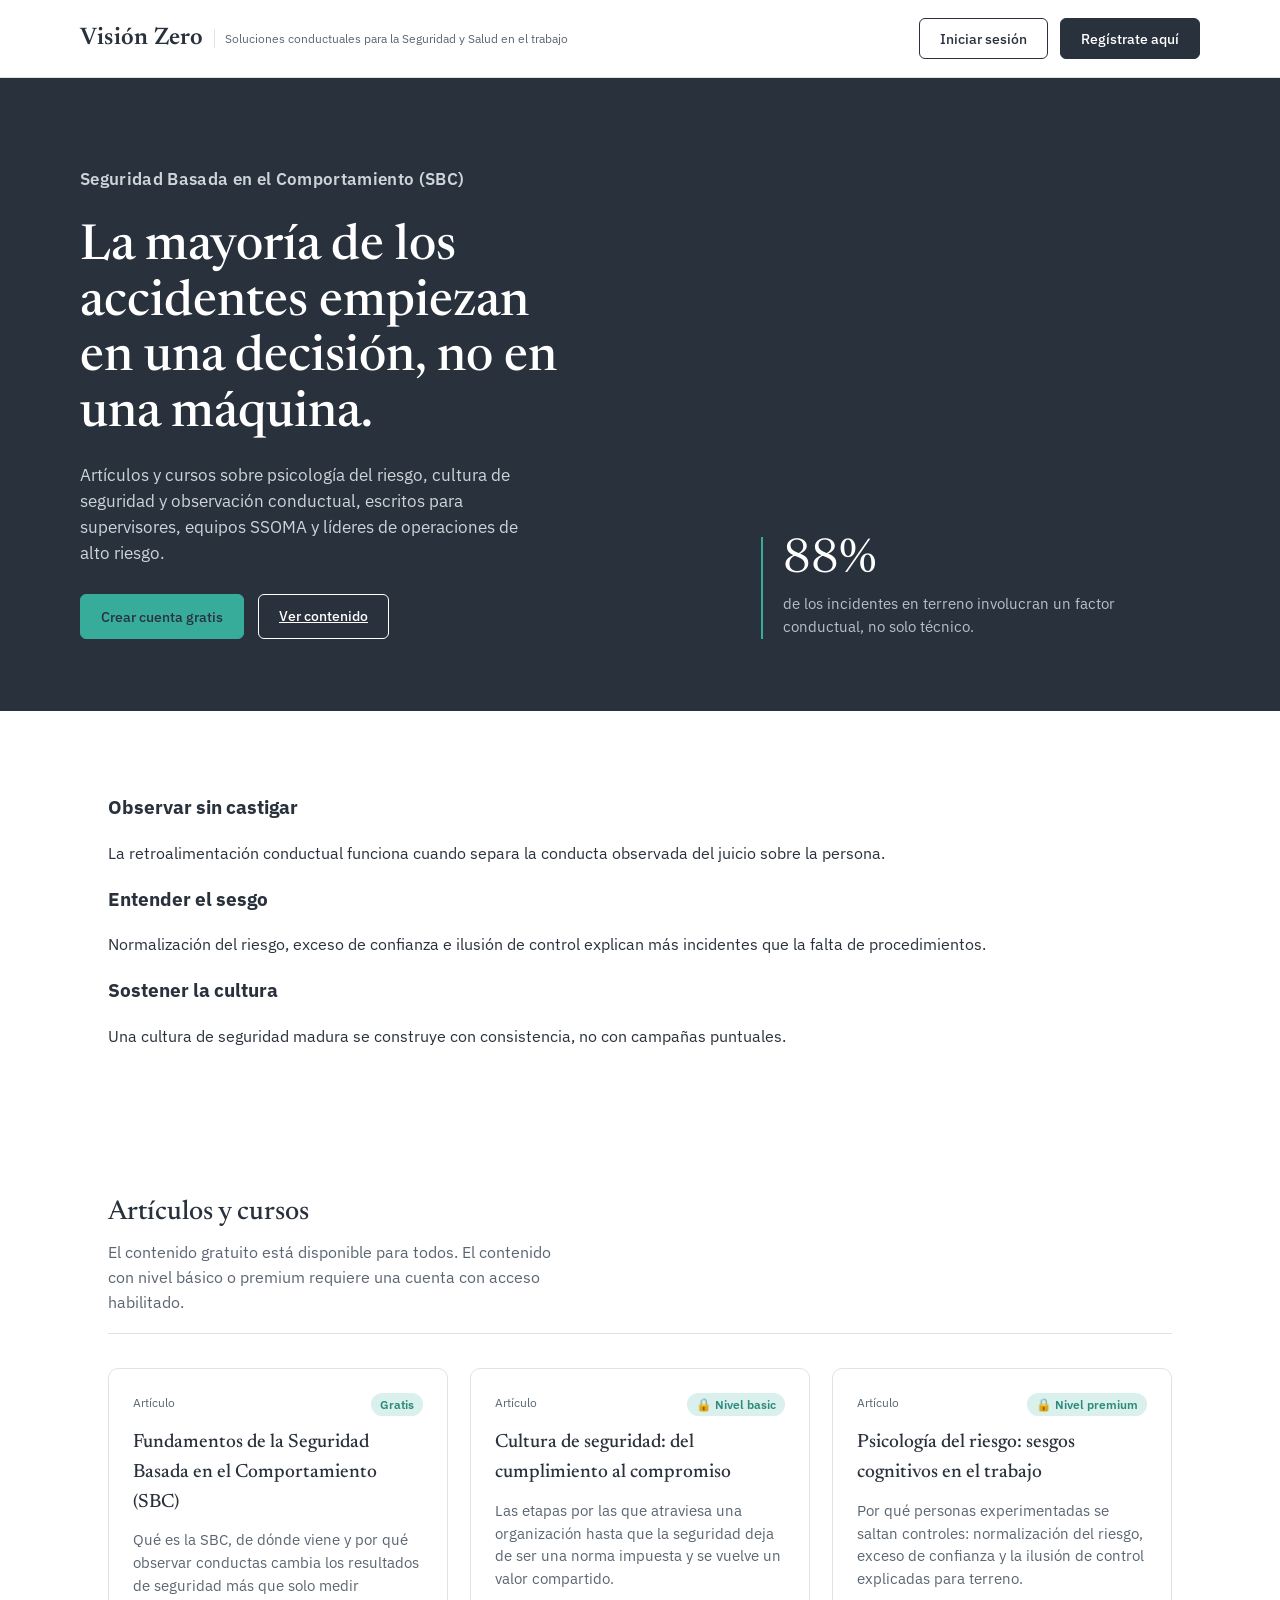
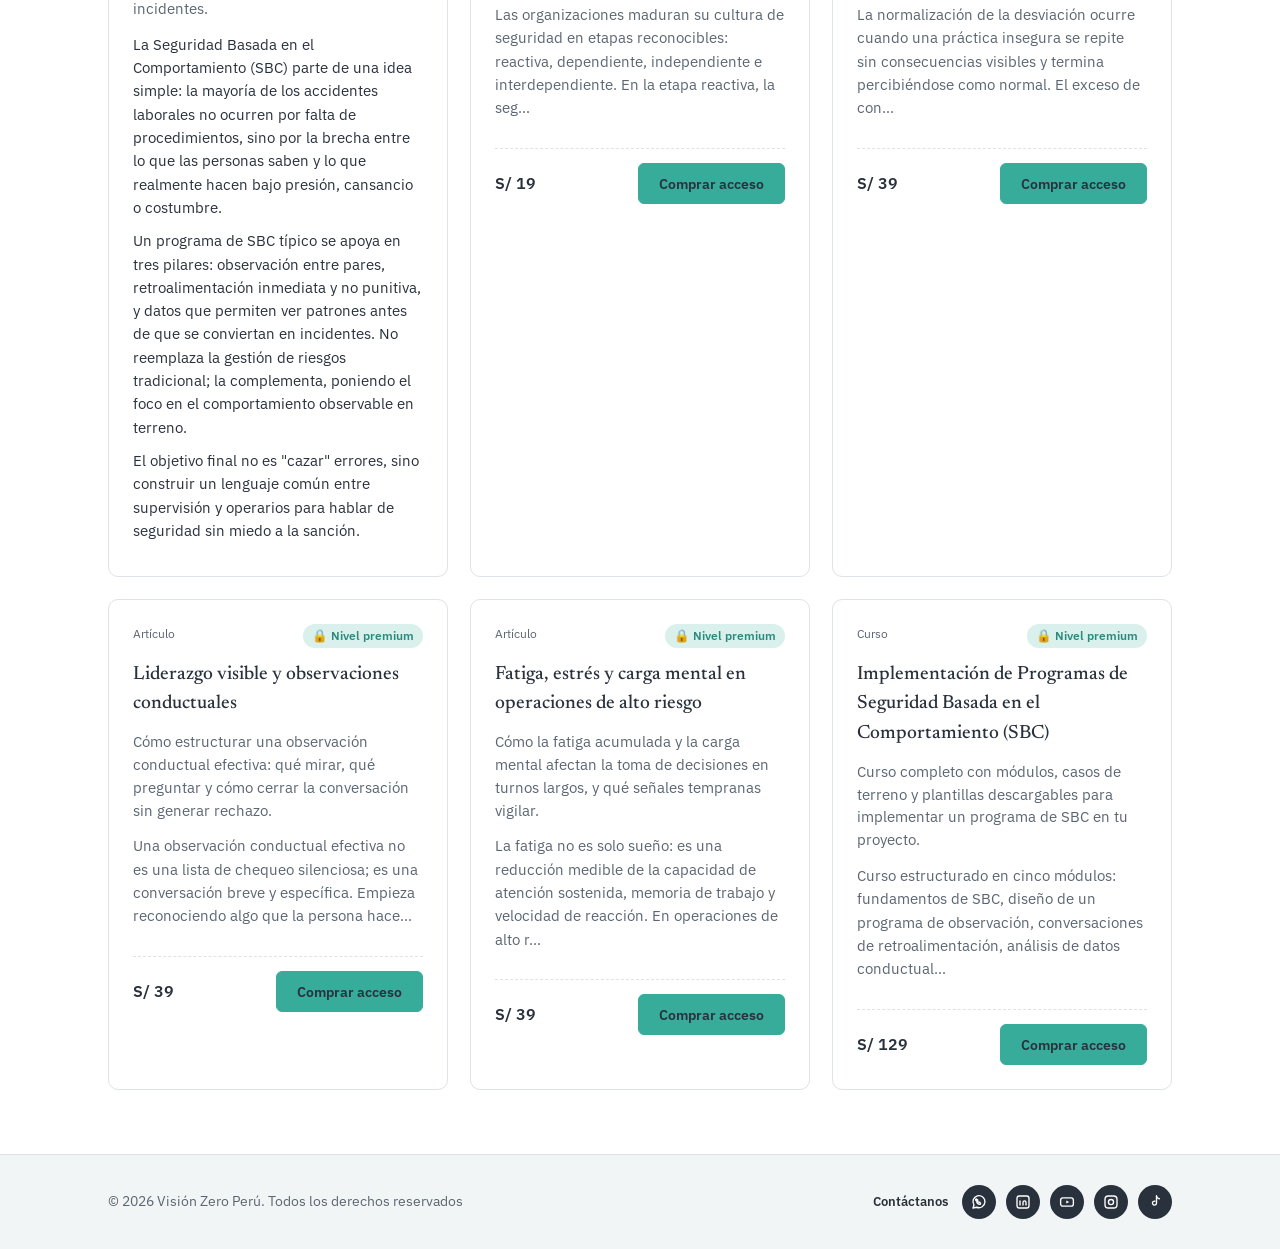
<file: index.html>
<!DOCTYPE html>
<html lang="es">
<head>
<meta charset="UTF-8" />
<meta name="viewport" content="width=device-width, initial-scale=1.0" />
<title>Visión Zero — Soluciones conductuales para la Seguridad y Salud en el trabajo</title>
<link rel="stylesheet" href="css/styles.css" />
</head>
<body>

<header class="sbe-header">
  <div class="sbe-shell sbe-header-inner">
    <a class="sbe-brand" href="#top">
      <span class="sbe-brand-mark">Visión Zero</span>
      <span class="sbe-brand-sub">Soluciones conductuales para la Seguridad y Salud en el trabajo</span>
    </a>

    <div class="sbe-actions" id="sbe-actions-logged-out">
      <button class="sbe-btn" data-open-auth="login">Iniciar sesión</button>
      <button class="sbe-btn sbe-btn-solid" data-open-auth="register">Regístrate aquí</button>
    </div>

    <div class="sbe-actions sbe-user-chip sbe-hidden" id="sbe-actions-logged-in">
      <span id="sbe-user-label"></span>
      <a class="sbe-admin-link sbe-hidden" id="sbe-admin-link" href="admin.html">Panel admin</a>
      <button class="sbe-btn-plain" id="sbe-logout-btn">Cerrar sesión</button>
    </div>
  </div>
</header>

<main id="top">

  <section class="sbe-hero">
    <div class="sbe-shell sbe-hero-inner">
      <div>
        <p class="sbe-hero-eyebrow">Seguridad Basada en el Comportamiento (SBC)</p>
        <h1>La mayoría de los accidentes empiezan en una decisión, no en una máquina.</h1>
        <p>
          Artículos y cursos sobre psicología del riesgo, cultura de seguridad
          y observación conductual, escritos para supervisores, equipos SSOMA
          y líderes de operaciones de alto riesgo.
        </p>
        <div class="sbe-hero-actions">
          <button class="sbe-btn sbe-btn-solid" data-open-auth="register">Crear cuenta gratis</button>
          <a class="sbe-btn" href="#contenido">Ver contenido</a>
        </div>
      </div>
      <div class="sbe-hero-stat">
        <div class="num">88%</div>
        <div class="label">de los incidentes en terreno involucran un factor conductual, no solo técnico.</div>
      </div>
    </div>
  </section>

  <section class="sbe-section">
    <div class="sbe-shell">
      <div class="sbe-pillars">
        <div class="sbe-pillar">
          <h3>Observar sin castigar</h3>
          <p>La retroalimentación conductual funciona cuando separa la conducta observada del juicio sobre la persona.</p>
        </div>
        <div class="sbe-pillar">
          <h3>Entender el sesgo</h3>
          <p>Normalización del riesgo, exceso de confianza e ilusión de control explican más incidentes que la falta de procedimientos.</p>
        </div>
        <div class="sbe-pillar">
          <h3>Sostener la cultura</h3>
          <p>Una cultura de seguridad madura se construye con consistencia, no con campañas puntuales.</p>
        </div>
      </div>
    </div>
  </section>

  <section class="sbe-section" id="contenido">
    <div class="sbe-shell">
      <div class="sbe-section-head">
        <div>
          <h2>Artículos y cursos</h2>
          <p>El contenido gratuito está disponible para todos. El contenido con nivel básico o premium requiere una cuenta con acceso habilitado.</p>
        </div>
      </div>
      <div class="sbe-content-grid" id="sbe-content-grid"></div>
    </div>
  </section>

</main>

<footer class="sbe-footer">
  <div class="sbe-shell sbe-footer-inner">
    <p class="sbe-footer-copy">© 2026 Visión Zero Perú. Todos los derechos reservados</p>

    <div class="sbe-footer-contact">
      <span class="sbe-footer-contact-label">Contáctanos</span>
      <div class="sbe-social-icons">
        <a class="sbe-social-icon" href="#" aria-label="WhatsApp" target="_blank" rel="noopener">
          <svg viewBox="0 0 24 24" width="18" height="18" fill="none" stroke="currentColor" stroke-width="1.8" stroke-linecap="round" stroke-linejoin="round">
            <path d="M4 20l1.3-4A8 8 0 1 1 9 19l-5 1z" />
            <path d="M9 10.5c0 2.5 2 4.5 4.5 4.5.4 0 .8-.6.6-1l-.8-1.6c-.1-.3-.5-.4-.8-.2l-.6.4a4 4 0 0 1-2-2l.4-.6c.2-.3.1-.7-.2-.8L8.5 8c-.4-.2-1 .2-1 .6.1.7.3 1.3.5 1.9z" />
          </svg>
        </a>
        <a class="sbe-social-icon" href="#" aria-label="LinkedIn" target="_blank" rel="noopener">
          <svg viewBox="0 0 24 24" width="18" height="18" fill="none" stroke="currentColor" stroke-width="1.8" stroke-linecap="round" stroke-linejoin="round">
            <rect x="4" y="4" width="16" height="16" rx="3" />
            <line x1="8" y1="10.5" x2="8" y2="16" />
            <circle cx="8" cy="7.3" r="0.4" fill="currentColor" stroke="none" />
            <path d="M12 16v-3.2c0-1.5 1-2.3 2-2.3s2 .6 2 2.2V16" />
          </svg>
        </a>
        <a class="sbe-social-icon" href="#" aria-label="YouTube" target="_blank" rel="noopener">
          <svg viewBox="0 0 24 24" width="18" height="18" fill="none" stroke="currentColor" stroke-width="1.8" stroke-linecap="round" stroke-linejoin="round">
            <rect x="3.5" y="6.5" width="17" height="11" rx="3" />
            <path d="M11 10l4 2-4 2z" fill="currentColor" stroke="none" />
          </svg>
        </a>
        <a class="sbe-social-icon" href="#" aria-label="Instagram" target="_blank" rel="noopener">
          <svg viewBox="0 0 24 24" width="18" height="18" fill="none" stroke="currentColor" stroke-width="1.8" stroke-linecap="round" stroke-linejoin="round">
            <rect x="4" y="4" width="16" height="16" rx="4.5" />
            <circle cx="12" cy="12" r="3.4" />
            <circle cx="16.2" cy="7.8" r="0.4" fill="currentColor" stroke="none" />
          </svg>
        </a>
        <a class="sbe-social-icon" href="#" aria-label="TikTok" target="_blank" rel="noopener">
          <svg viewBox="0 0 24 24" width="18" height="18" fill="none" stroke="currentColor" stroke-width="1.8" stroke-linecap="round" stroke-linejoin="round">
            <path d="M14 4v9.5a2.7 2.7 0 1 1-2.2-2.65" />
            <path d="M14 4c.3 2 1.8 3.5 3.8 3.7" />
          </svg>
        </a>
      </div>
    </div>
  </div>
</footer>

<!-- ---------- Modal de registro / inicio de sesión ---------- -->
<div class="sbe-modal-backdrop" id="sbe-auth-modal">
  <div class="sbe-modal">
    <button class="sbe-modal-close" data-close-modal aria-label="Cerrar">✕</button>

    <!-- Pantalla de inicio de sesión: solo los elementos para iniciar sesión -->
    <div id="sbe-login-screen">
      <h2 class="sbe-modal-title">Iniciar sesión</h2>
      <form class="sbe-form" id="sbe-login-form">
        <label>Correo electrónico
          <input type="email" name="email" required autocomplete="email" />
        </label>
        <label>Contraseña
          <input type="password" name="password" required autocomplete="current-password" />
        </label>
        <button class="sbe-btn sbe-btn-solid" type="submit">Iniciar sesión</button>
      </form>
      <div class="sbe-divider">o continúa con</div>
      <div class="sbe-google-btn"></div>
      <p class="sbe-switch-line">
        ¿No tienes cuenta?
        <button type="button" class="sbe-switch-link" data-auth-tab="register">Regístrate aquí</button>
      </p>
    </div>

    <!-- Pantalla de registro: solo los elementos para crear una cuenta -->
    <div id="sbe-register-screen" class="sbe-hidden">
      <h2 class="sbe-modal-title">Crear cuenta</h2>
      <form class="sbe-form" id="sbe-register-form">
        <label>Nombre
          <input type="text" name="nombre" required autocomplete="name" />
        </label>
        <label>Correo electrónico
          <input type="email" name="email" required autocomplete="email" />
        </label>
        <label>Contraseña
          <input type="password" name="password" required minlength="8" autocomplete="new-password" />
        </label>
        <label>Confirmar contraseña
          <input type="password" name="passwordConfirm" required minlength="8" autocomplete="new-password" />
        </label>
        <button class="sbe-btn sbe-btn-solid" type="submit">Crear cuenta</button>
      </form>
      <div class="sbe-divider">o regístrate con</div>
      <div class="sbe-google-btn"></div>
      <p class="sbe-switch-line">
        ¿Ya tienes cuenta?
        <button type="button" class="sbe-switch-link" data-auth-tab="login">Inicia sesión</button>
      </p>
    </div>
  </div>
</div>

<script src="https://accounts.google.com/gsi/client" async defer></script>
<script src="js/config.js"></script>
<script src="js/crypto-utils.js"></script>
<script src="js/api.js"></script>
<script src="js/toast.js"></script>
<script src="js/content-data.js"></script>
<script src="js/auth.js"></script>
<script src="js/content.js"></script>
<script src="js/auth-ui.js"></script>
<script src="js/google-auth.js"></script>
<script src="js/main.js"></script>
</body>
</html>
</file>
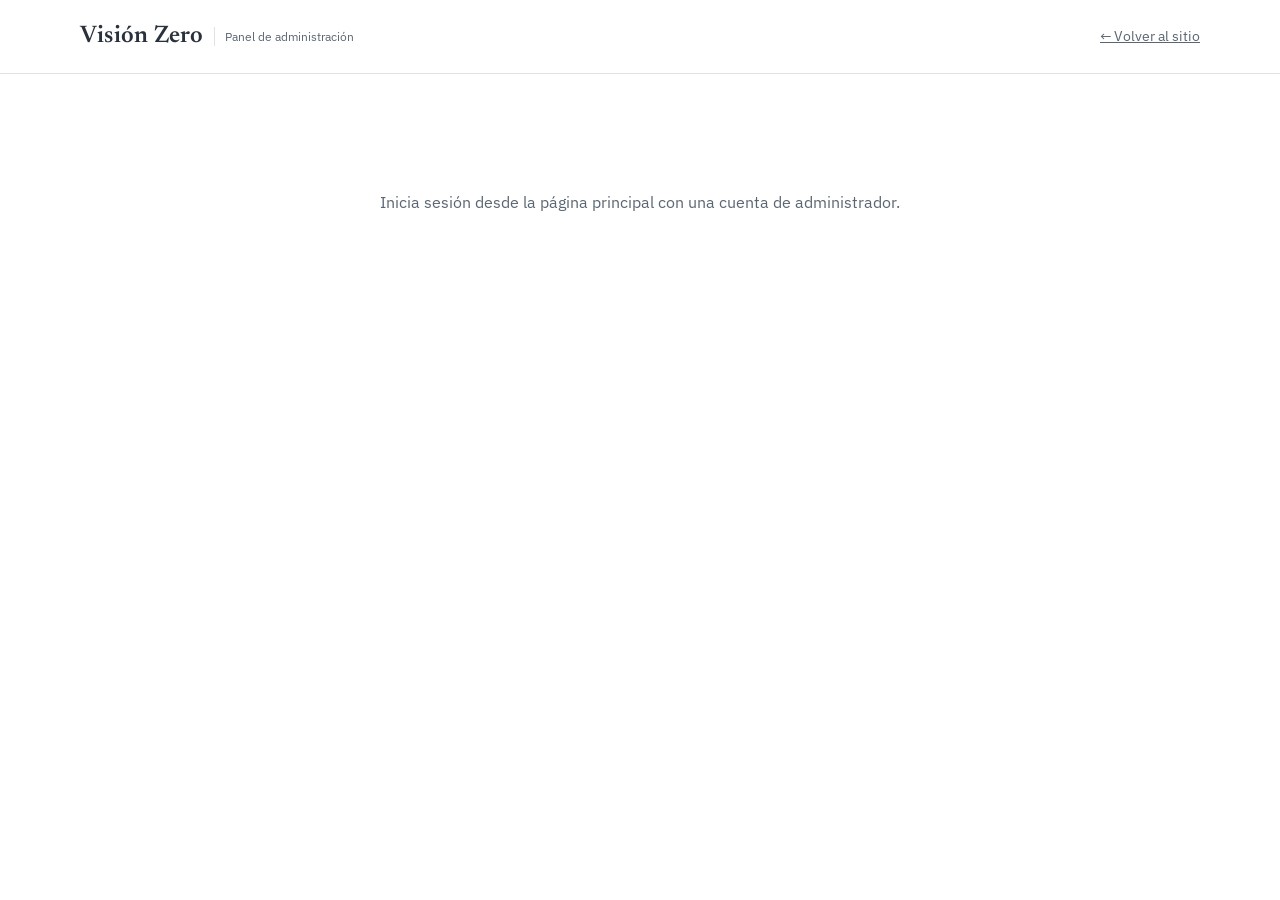
<file: admin.html>
<!DOCTYPE html>
<html lang="es">
<head>
<meta charset="UTF-8" />
<meta name="viewport" content="width=device-width, initial-scale=1.0" />
<title>Panel de administración — Visión Zero</title>
<link rel="icon" type="image/png" sizes="16x16" href="assets/favicon-16.png" />
<link rel="icon" type="image/png" sizes="32x32" href="assets/favicon-32.png" />
<link rel="icon" type="image/png" sizes="48x48" href="assets/favicon-48.png" />
<link rel="apple-touch-icon" sizes="180x180" href="assets/favicon-180.png" />
<link rel="stylesheet" href="css/styles.css" />
<style>
  .sbe-admin-shell { max-width: 1040px; margin: 0 auto; padding: 40px 28px 80px; }
  .sbe-admin-back { font-size: 0.85rem; color: var(--sbe-ink-soft); text-decoration: underline; }
  .sbe-admin-shell h1 { font-family: var(--sbe-font-display); font-weight: 500; margin: 18px 0 6px; color: var(--sbe-blue); }
  .sbe-admin-shell h2 { font-family: var(--sbe-font-display); font-weight: 500; font-size: 1.25rem; margin: 40px 0 14px; color: var(--sbe-blue); }
  table { width: 100%; border-collapse: collapse; font-size: 0.88rem; background: var(--sbe-bg-raised); border-radius: var(--sbe-radius); overflow: hidden; }
  th, td { border: 1px solid var(--sbe-line); padding: 10px 12px; text-align: left; vertical-align: top; }
  th { background: var(--sbe-bg-tint); font-weight: 600; color: var(--sbe-blue); }
  .sbe-extra-cell { display: flex; flex-direction: column; gap: 4px; max-width: 220px; }
  .sbe-extra-check { display: flex; gap: 6px; align-items: center; font-size: 0.78rem; color: var(--sbe-ink-soft); }
  #sbe-admin-gate { padding: 60px 0; text-align: center; color: var(--sbe-ink-soft); }
  .sbe-level-select { border: 1px solid var(--sbe-line); border-radius: var(--sbe-radius-sm); padding: 6px 8px; font-family: inherit; }
</style>
</head>
<body>

<header class="sbe-header">
  <div class="sbe-shell sbe-header-inner">
    <a class="sbe-brand" href="index.html">
      <span class="sbe-brand-mark">Visión Zero</span>
      <span class="sbe-brand-sub">Panel de administración</span>
    </a>
    <a class="sbe-admin-back" href="index.html">← Volver al sitio</a>
  </div>
</header>

<div class="sbe-admin-shell">

  <div id="sbe-admin-gate">
    <p>Verificando permisos…</p>
  </div>

  <div id="sbe-admin-panel" class="sbe-hidden">
    <h1>Gestión de usuarios y accesos</h1>
    <p>Define el nivel de acceso de cada cuenta y habilita contenido individual comprado fuera del plan.</p>

    <h2>Usuarios registrados</h2>
    <table>
      <thead>
        <tr>
          <th>Nombre</th>
          <th>Correo</th>
          <th>Proveedor</th>
          <th>Nivel de acceso</th>
          <th>Contenido adicional habilitado</th>
          <th></th>
        </tr>
      </thead>
      <tbody id="sbe-admin-users-body"></tbody>
    </table>

    <h2>Solicitudes de compra</h2>
    <table>
      <thead>
        <tr>
          <th>Correo</th>
          <th>Contenido</th>
          <th>Fecha</th>
          <th>Estado</th>
          <th>Acción</th>
        </tr>
      </thead>
      <tbody id="sbe-admin-requests-body"></tbody>
    </table>
  </div>

</div>

<script src="js/config.js"></script>
<script src="js/crypto-utils.js"></script>
<script src="js/api.js"></script>
<script src="js/toast.js"></script>
<script src="js/content-data.js"></script>
<script src="js/auth.js"></script>
<script src="js/admin.js"></script>
</body>
</html>
</file>
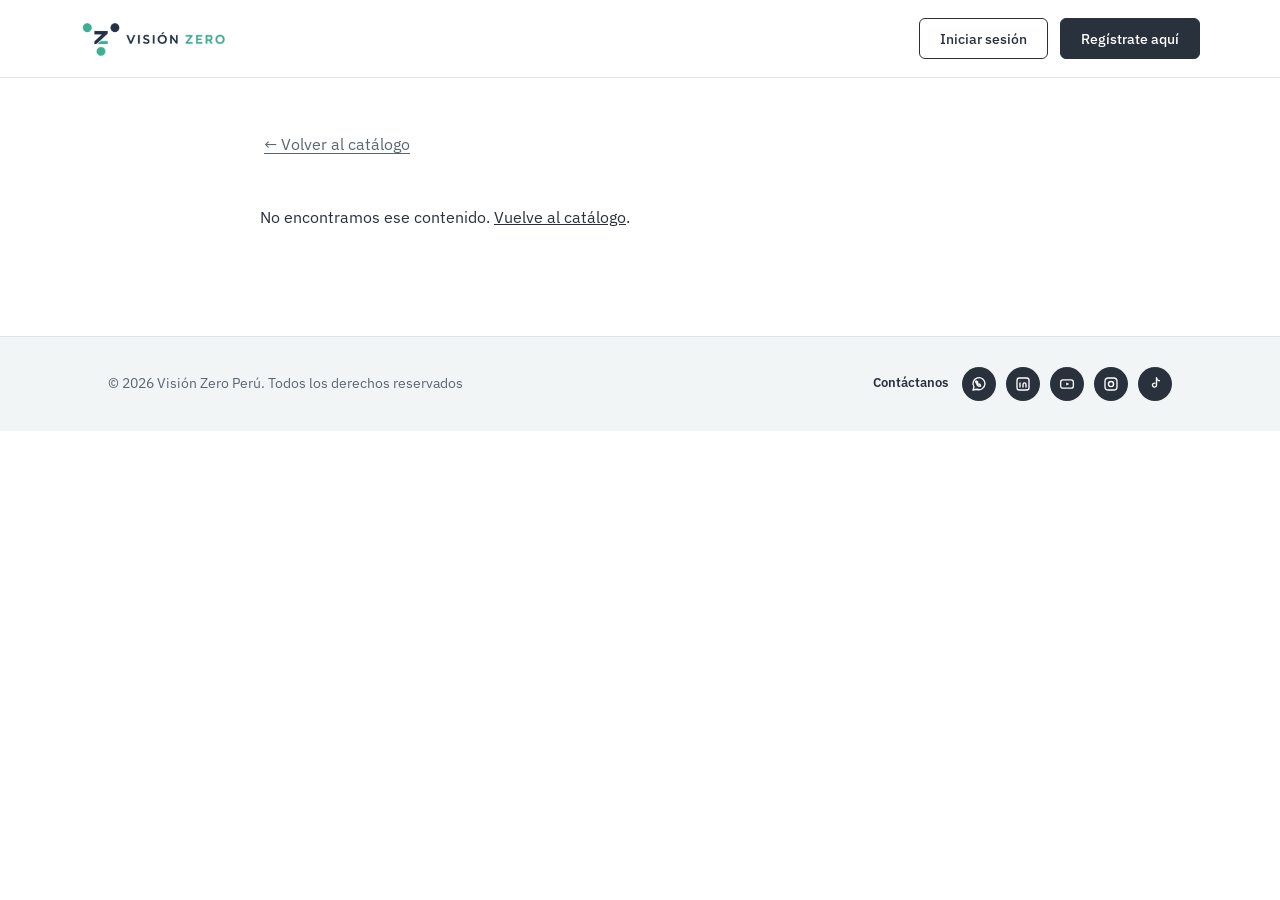
<file: articulo.html>
<!DOCTYPE html>
<html lang="es">
<head>
<meta charset="UTF-8" />
<meta name="viewport" content="width=device-width, initial-scale=1.0" />
<title>Visión Zero</title>
<link rel="icon" type="image/png" sizes="16x16" href="assets/favicon-16.png" />
<link rel="icon" type="image/png" sizes="32x32" href="assets/favicon-32.png" />
<link rel="icon" type="image/png" sizes="48x48" href="assets/favicon-48.png" />
<link rel="apple-touch-icon" sizes="180x180" href="assets/favicon-180.png" />
<link rel="stylesheet" href="css/styles.css" />
</head>
<body>

<header class="sbe-header">
  <div class="sbe-shell sbe-header-inner">
    <a class="sbe-brand" href="index.html">
      <img class="sbe-brand-banner" src="assets/vision-zero-banner.png" alt="Visión Zero — Soluciones conductuales para la Seguridad y Salud en el trabajo" />
    </a>

    <div class="sbe-actions" id="sbe-actions-logged-out">
      <button class="sbe-btn" data-open-auth="login">Iniciar sesión</button>
      <button class="sbe-btn sbe-btn-solid" data-open-auth="register">Regístrate aquí</button>
    </div>

    <div class="sbe-actions sbe-user-chip sbe-hidden" id="sbe-actions-logged-in">
      <span id="sbe-user-label"></span>
      <a class="sbe-admin-link sbe-hidden" id="sbe-admin-link" href="admin.html">Panel admin</a>
      <button class="sbe-btn-plain" id="sbe-logout-btn">Cerrar sesión</button>
    </div>
  </div>
</header>

<main>
  <div class="sbe-shell sbe-article-shell">
    <a class="sbe-btn-plain sbe-article-back" href="index.html">← Volver al catálogo</a>
    <div id="sbe-article-content">
      <p>Cargando…</p>
    </div>
  </div>
</main>

<footer class="sbe-footer">
  <div class="sbe-shell sbe-footer-inner">
    <p class="sbe-footer-copy">© 2026 Visión Zero Perú. Todos los derechos reservados</p>

    <div class="sbe-footer-contact">
      <span class="sbe-footer-contact-label">Contáctanos</span>
      <div class="sbe-social-icons">
        <a class="sbe-social-icon" href="#" aria-label="WhatsApp" target="_blank" rel="noopener">
          <svg viewBox="0 0 24 24" width="18" height="18" fill="none" stroke="currentColor" stroke-width="1.8" stroke-linecap="round" stroke-linejoin="round">
            <path d="M4 20l1.3-4A8 8 0 1 1 9 19l-5 1z" />
            <path d="M9 10.5c0 2.5 2 4.5 4.5 4.5.4 0 .8-.6.6-1l-.8-1.6c-.1-.3-.5-.4-.8-.2l-.6.4a4 4 0 0 1-2-2l.4-.6c.2-.3.1-.7-.2-.8L8.5 8c-.4-.2-1 .2-1 .6.1.7.3 1.3.5 1.9z" />
          </svg>
        </a>
        <a class="sbe-social-icon" href="#" aria-label="LinkedIn" target="_blank" rel="noopener">
          <svg viewBox="0 0 24 24" width="18" height="18" fill="none" stroke="currentColor" stroke-width="1.8" stroke-linecap="round" stroke-linejoin="round">
            <rect x="4" y="4" width="16" height="16" rx="3" />
            <line x1="8" y1="10.5" x2="8" y2="16" />
            <circle cx="8" cy="7.3" r="0.4" fill="currentColor" stroke="none" />
            <path d="M12 16v-3.2c0-1.5 1-2.3 2-2.3s2 .6 2 2.2V16" />
          </svg>
        </a>
        <a class="sbe-social-icon" href="#" aria-label="YouTube" target="_blank" rel="noopener">
          <svg viewBox="0 0 24 24" width="18" height="18" fill="none" stroke="currentColor" stroke-width="1.8" stroke-linecap="round" stroke-linejoin="round">
            <rect x="3.5" y="6.5" width="17" height="11" rx="3" />
            <path d="M11 10l4 2-4 2z" fill="currentColor" stroke="none" />
          </svg>
        </a>
        <a class="sbe-social-icon" href="#" aria-label="Instagram" target="_blank" rel="noopener">
          <svg viewBox="0 0 24 24" width="18" height="18" fill="none" stroke="currentColor" stroke-width="1.8" stroke-linecap="round" stroke-linejoin="round">
            <rect x="4" y="4" width="16" height="16" rx="4.5" />
            <circle cx="12" cy="12" r="3.4" />
            <circle cx="16.2" cy="7.8" r="0.4" fill="currentColor" stroke="none" />
          </svg>
        </a>
        <a class="sbe-social-icon" href="#" aria-label="TikTok" target="_blank" rel="noopener">
          <svg viewBox="0 0 24 24" width="18" height="18" fill="none" stroke="currentColor" stroke-width="1.8" stroke-linecap="round" stroke-linejoin="round">
            <path d="M14 4v9.5a2.7 2.7 0 1 1-2.2-2.65" />
            <path d="M14 4c.3 2 1.8 3.5 3.8 3.7" />
          </svg>
        </a>
      </div>
    </div>
  </div>
</footer>

<!-- ---------- Modal de registro / inicio de sesión ---------- -->
<div class="sbe-modal-backdrop" id="sbe-auth-modal">
  <div class="sbe-modal">
    <button class="sbe-modal-close" data-close-modal aria-label="Cerrar">✕</button>

    <div id="sbe-login-screen">
      <h2 class="sbe-modal-title">Iniciar sesión</h2>
      <form class="sbe-form" id="sbe-login-form">
        <label>Correo electrónico
          <input type="email" name="email" required autocomplete="email" />
        </label>
        <label>Contraseña
          <input type="password" name="password" required autocomplete="current-password" />
        </label>
        <button class="sbe-btn sbe-btn-solid" type="submit">Iniciar sesión</button>
      </form>
      <div class="sbe-divider">o continúa con</div>
      <div class="sbe-google-btn"></div>
      <p class="sbe-switch-line">
        ¿No tienes cuenta?
        <button type="button" class="sbe-switch-link" data-auth-tab="register">Regístrate aquí</button>
      </p>
    </div>

    <div id="sbe-register-screen" class="sbe-hidden">
      <h2 class="sbe-modal-title">Crear cuenta</h2>
      <form class="sbe-form" id="sbe-register-form">
        <label>Nombre
          <input type="text" name="nombre" required autocomplete="name" />
        </label>
        <label>Correo electrónico
          <input type="email" name="email" required autocomplete="email" />
        </label>
        <label>Contraseña
          <input type="password" name="password" required minlength="8" autocomplete="new-password" />
        </label>
        <label>Confirmar contraseña
          <input type="password" name="passwordConfirm" required minlength="8" autocomplete="new-password" />
        </label>
        <button class="sbe-btn sbe-btn-solid" type="submit">Crear cuenta</button>
      </form>
      <div class="sbe-divider">o regístrate con</div>
      <div class="sbe-google-btn"></div>
      <p class="sbe-switch-line">
        ¿Ya tienes cuenta?
        <button type="button" class="sbe-switch-link" data-auth-tab="login">Inicia sesión</button>
      </p>
    </div>
  </div>
</div>

<script src="https://accounts.google.com/gsi/client" async defer></script>
<script src="js/config.js"></script>
<script src="js/crypto-utils.js"></script>
<script src="js/api.js"></script>
<script src="js/toast.js"></script>
<script src="js/content-data.js"></script>
<script src="js/content-access.js"></script>
<script src="js/auth.js"></script>
<script src="js/auth-ui.js"></script>
<script src="js/google-auth.js"></script>
<script src="js/header-ui.js"></script>
<script src="js/articulo.js"></script>
</body>
</html>
</file>
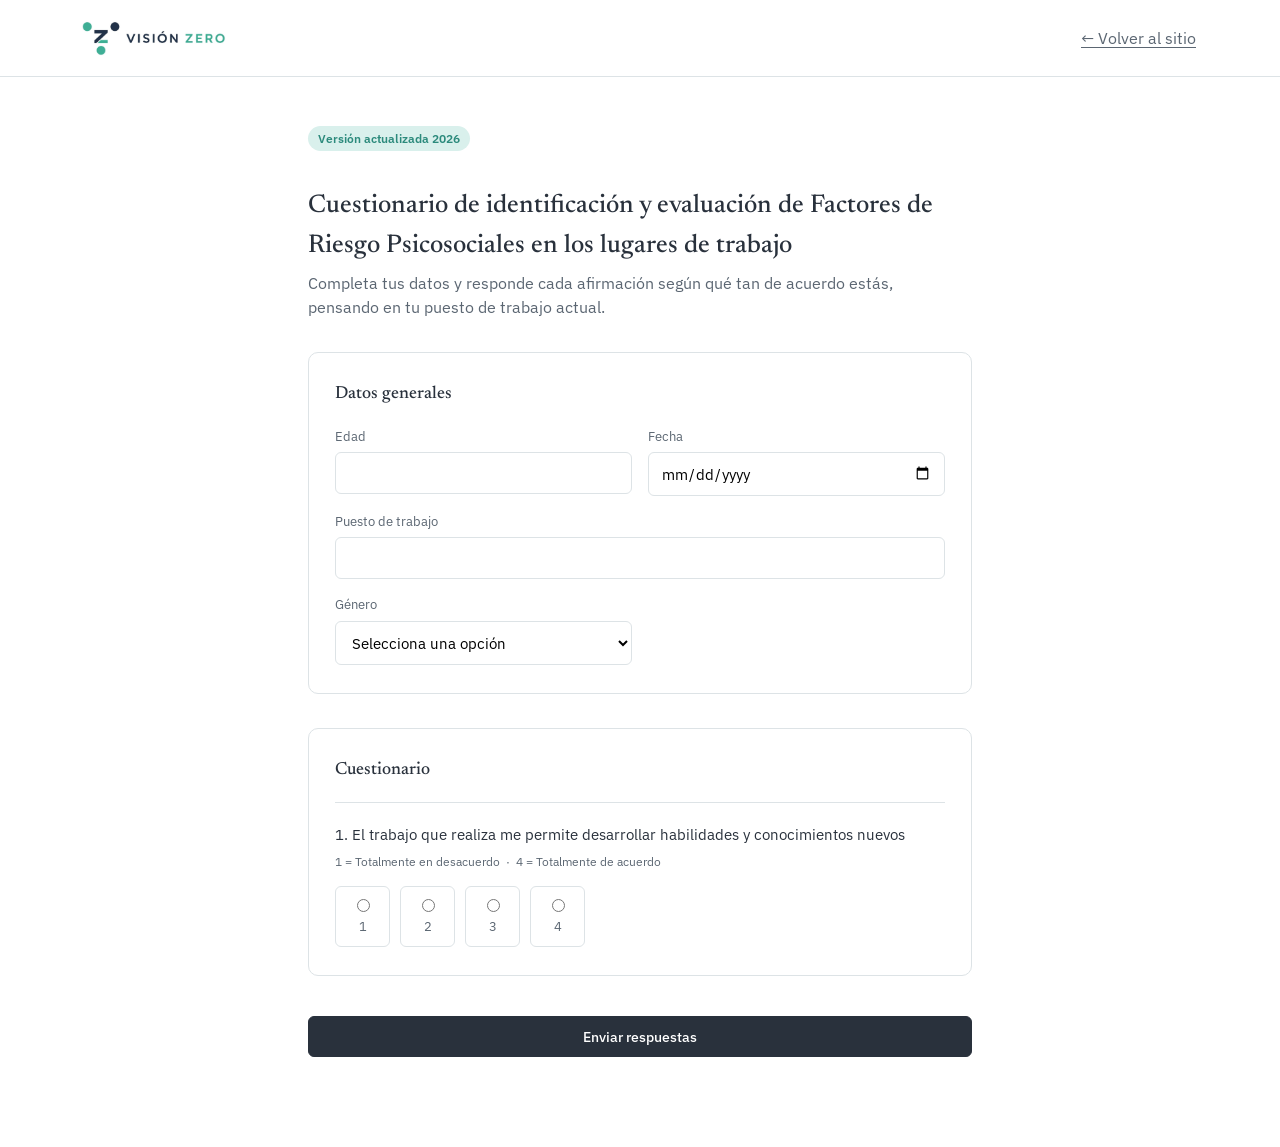
<file: herramienta-riesgos-psicosociales.html>
<!DOCTYPE html>
<html lang="es">
<head>
<meta charset="UTF-8" />
<meta name="viewport" content="width=device-width, initial-scale=1.0" />
<title>Cuestionario de Factores de Riesgo Psicosociales — Visión Zero</title>
<link rel="icon" type="image/png" sizes="16x16" href="assets/favicon-16.png" />
<link rel="icon" type="image/png" sizes="32x32" href="assets/favicon-32.png" />
<link rel="icon" type="image/png" sizes="48x48" href="assets/favicon-48.png" />
<link rel="apple-touch-icon" sizes="180x180" href="assets/favicon-180.png" />
<link rel="stylesheet" href="css/styles.css" />
<style>
  .sbe-tool-shell { max-width: 720px; margin: 0 auto; padding: 48px 28px 90px; }
  .sbe-tool-shell h1 {
    font-family: var(--sbe-font-display);
    font-weight: 500;
    font-size: 1.6rem;
    color: var(--sbe-blue);
    margin: 18px 0 4px;
  }
  .sbe-tool-version {
    display: inline-block;
    font-size: 0.78rem;
    font-weight: 600;
    color: var(--sbe-green-deep);
    background: var(--sbe-green-soft);
    padding: 3px 10px;
    border-radius: 999px;
    margin-bottom: 18px;
  }
  .sbe-tool-intro { color: var(--sbe-ink-soft); margin: 0 0 32px; max-width: 60ch; }
  .sbe-tool-section {
    background: var(--sbe-bg-raised);
    border: 1px solid var(--sbe-line);
    border-radius: var(--sbe-radius);
    padding: 28px 26px;
    margin-bottom: 22px;
  }
  .sbe-tool-section h2 {
    font-family: var(--sbe-font-display);
    font-weight: 500;
    font-size: 1.1rem;
    color: var(--sbe-blue);
    margin: 0 0 18px;
  }
  .sbe-tool-grid {
    display: grid;
    grid-template-columns: 1fr 1fr;
    gap: 16px;
  }
  .sbe-tool-grid .sbe-form-full { grid-column: 1 / -1; }
  .sbe-form select {
    border: 1px solid var(--sbe-line);
    border-radius: var(--sbe-radius-sm);
    padding: 10px 12px;
    font-size: 0.95rem;
    font-family: inherit;
    background: var(--sbe-white);
  }
  .sbe-likert-item {
    border-top: 1px solid var(--sbe-line);
    padding-top: 20px;
    margin-top: 4px;
  }
  .sbe-likert-question { font-size: 0.95rem; margin: 0 0 6px; color: var(--sbe-ink); }
  .sbe-likert-hint { font-size: 0.78rem; color: var(--sbe-ink-soft); margin: 0 0 14px; }
  .sbe-likert-scale { display: flex; gap: 10px; flex-wrap: wrap; }
  .sbe-likert-option {
    display: flex;
    align-items: center;
    gap: 7px;
    border: 1px solid var(--sbe-line);
    border-radius: var(--sbe-radius-sm);
    padding: 9px 16px;
    font-size: 0.9rem;
    cursor: pointer;
    transition: border-color 0.15s ease, background 0.15s ease;
  }
  .sbe-likert-option:has(input:checked) {
    border-color: var(--sbe-green);
    background: var(--sbe-green-soft);
  }
  .sbe-likert-option input { accent-color: var(--sbe-green-deep); }
  .sbe-tool-submit { margin-top: 8px; }
  @media (max-width: 560px) {
    .sbe-tool-grid { grid-template-columns: 1fr; }
  }
</style>
</head>
<body>

<header class="sbe-header">
  <div class="sbe-shell sbe-header-inner">
    <a class="sbe-brand" href="index.html">
      <img class="sbe-brand-banner" src="assets/vision-zero-banner.png" alt="Visión Zero" />
    </a>
    <a class="sbe-btn-plain" href="index.html#herramientas">← Volver al sitio</a>
  </div>
</header>

<main>
  <div class="sbe-tool-shell">
    <span class="sbe-tool-version">Versión actualizada 2026</span>
    <h1>Cuestionario de identificación y evaluación de Factores de Riesgo Psicosociales en los lugares de trabajo</h1>
    <p class="sbe-tool-intro">
      Completa tus datos y responde cada afirmación según qué tan de acuerdo estás,
      pensando en tu puesto de trabajo actual.
    </p>

    <form class="sbe-form" id="sbe-riesgos-form">

      <div class="sbe-tool-section">
        <h2>Datos generales</h2>
        <div class="sbe-tool-grid">
          <label>Edad
            <input type="number" name="edad" min="18" max="80" required />
          </label>
          <label>Fecha
            <input type="date" name="fecha" required />
          </label>
          <label class="sbe-form-full">Puesto de trabajo
            <input type="text" name="puesto" required />
          </label>
          <label>Género
            <select name="genero" required>
              <option value="" disabled selected>Selecciona una opción</option>
              <option value="Masculino">Masculino</option>
              <option value="Femenino">Femenino</option>
            </select>
          </label>
        </div>
      </div>

      <div class="sbe-tool-section">
        <h2>Cuestionario</h2>

        <div class="sbe-likert-item">
          <p class="sbe-likert-question">1. El trabajo que realiza me permite desarrollar habilidades y conocimientos nuevos</p>
          <p class="sbe-likert-hint">1 = Totalmente en desacuerdo &nbsp;·&nbsp; 4 = Totalmente de acuerdo</p>
          <div class="sbe-likert-scale">
            <label class="sbe-likert-option"><input type="radio" name="p1" value="1" required /> 1</label>
            <label class="sbe-likert-option"><input type="radio" name="p1" value="2" /> 2</label>
            <label class="sbe-likert-option"><input type="radio" name="p1" value="3" /> 3</label>
            <label class="sbe-likert-option"><input type="radio" name="p1" value="4" /> 4</label>
          </div>
        </div>
      </div>

      <button class="sbe-btn sbe-btn-solid sbe-tool-submit" type="submit">Enviar respuestas</button>
    </form>
  </div>
</main>

<script src="js/config.js"></script>
<script src="js/toast.js"></script>
<script src="js/riesgos-psicosociales.js"></script>
</body>
</html>
</file>
<file: css/styles.css>
/* =========================================================
   Design tokens
   Paleta: azul pizarra (#29313c, predominante — confianza,
   institucional) + verde (#37ac9b — acento, acción, éxito) +
   blanco (#FFFFFF — superficie, aire, legibilidad).
   Tipografía: Newsreader (serif editorial) para titulares,
   IBM Plex Sans (técnica, legible) para cuerpo e interfaz.
   ========================================================= */
@import url("https://fonts.googleapis.com/css2?family=Newsreader:opsz,wght@6..72,400;6..72,500;6..72,600&family=IBM+Plex+Sans:wght@400;500;600;700&display=swap");

:root {
  /* Marca */
  --sbe-blue: #29313c;       /* color predominante: cabeceras, texto, botones sólidos */
  --sbe-blue-deep: #1c232b;  /* hover / estados presionados sobre azul */
  --sbe-green: #37ac9b;      /* acento: acciones, precios, éxito */
  --sbe-green-deep: #2c8a7c; /* hover sobre verde */
  --sbe-green-soft: #d9f0ec; /* fondos suaves, chips, franjas */
  --sbe-white: #ffffff;

  /* Superficie y texto derivados de la marca (no colores nuevos) */
  --sbe-bg: var(--sbe-white);
  --sbe-bg-tint: #f2f5f5;         /* variación de blanco con un toque azulado, para alternar secciones */
  --sbe-bg-raised: var(--sbe-white);
  --sbe-ink: var(--sbe-blue);
  --sbe-ink-soft: #5b6672;
  --sbe-line: #dde3e6;
  --sbe-error: #b3452f;

  --sbe-radius: 10px;
  --sbe-radius-sm: 6px;
  --sbe-font-display: "Newsreader", Georgia, serif;
  --sbe-font-body: "IBM Plex Sans", -apple-system, BlinkMacSystemFont, sans-serif;
}

* { box-sizing: border-box; }

html { scroll-behavior: smooth; }

body {
  margin: 0;
  background: var(--sbe-bg);
  color: var(--sbe-ink);
  font-family: var(--sbe-font-body);
  line-height: 1.55;
}

.sbe-hidden { display: none !important; }

a { color: inherit; }

img { max-width: 100%; display: block; }

button { font-family: inherit; cursor: pointer; }

/* ---------- Layout shell ---------- */
.sbe-shell {
  max-width: 1120px;
  margin: 0 auto;
  padding: 0 28px;
}

/* ---------- Header ---------- */
.sbe-header {
  border-bottom: 1px solid var(--sbe-line);
  background: var(--sbe-white);
  position: sticky;
  top: 0;
  z-index: 20;
}

.sbe-header-inner {
  display: flex;
  align-items: center;
  justify-content: space-between;
  padding: 18px 0;
  gap: 20px;
}

.sbe-brand {
  display: flex;
  align-items: center;
  text-decoration: none;
  color: var(--sbe-ink);
}

.sbe-brand-banner {
  height: 40px;
  width: auto;
  display: block;
}

.sbe-brand-mark {
  font-family: var(--sbe-font-display);
  font-size: 1.5rem;
  font-weight: 600;
  letter-spacing: 0.01em;
}

.sbe-brand-sub {
  font-size: 0.78rem;
  color: var(--sbe-ink-soft);
  border-left: 1px solid var(--sbe-line);
  padding-left: 10px;
  margin-left: 10px;
}

.sbe-actions { display: flex; align-items: center; gap: 12px; }

.sbe-user-chip {
  display: flex;
  align-items: center;
  gap: 14px;
  font-size: 0.9rem;
}

#sbe-user-label { color: var(--sbe-ink-soft); }

.sbe-admin-link {
  font-size: 0.85rem;
  text-decoration: underline;
  text-underline-offset: 3px;
  color: var(--sbe-green-deep);
  font-weight: 500;
}

/* ---------- Buttons ---------- */
.sbe-btn {
  border: 1px solid var(--sbe-blue);
  background: transparent;
  color: var(--sbe-blue);
  padding: 10px 20px;
  border-radius: var(--sbe-radius-sm);
  font-size: 0.9rem;
  font-weight: 500;
  transition: background 0.15s ease, color 0.15s ease, border-color 0.15s ease, transform 0.1s ease;
}

.sbe-btn:hover { background: var(--sbe-blue); color: var(--sbe-white); }

.sbe-btn:active { transform: translateY(1px); }

.sbe-btn-solid {
  background: var(--sbe-blue);
  color: var(--sbe-white);
}

.sbe-btn-solid:hover { background: var(--sbe-blue-deep); }

.sbe-btn-accent {
  border-color: var(--sbe-green);
  background: var(--sbe-green);
  color: var(--sbe-blue);
  font-weight: 600;
}

.sbe-btn-accent:hover { background: var(--sbe-green-deep); color: var(--sbe-white); }

.sbe-btn-plain {
  border: none;
  background: none;
  color: var(--sbe-ink-soft);
  padding: 6px 4px;
  text-decoration: underline;
  text-underline-offset: 3px;
}

.sbe-btn-plain:hover { color: var(--sbe-ink); }

/* ---------- Hero ---------- */
.sbe-hero {
  background: var(--sbe-blue);
  color: var(--sbe-white);
}

.sbe-hero-inner {
  padding: 88px 0 72px;
  display: grid;
  grid-template-columns: 1.3fr 0.9fr;
  gap: 48px;
  align-items: end;
}

.sbe-hero-eyebrow {
  color: var(--sbe-green);
  font-size: 0.85rem;
  letter-spacing: 0.02em;
  margin: 0 0 18px;
  font-weight: 600;
}

.sbe-hero h1 {
  font-family: var(--sbe-font-display);
  font-size: clamp(2.1rem, 4vw, 3.1rem);
  line-height: 1.12;
  font-weight: 500;
  margin: 0 0 20px;
  max-width: 16ch;
  color: var(--sbe-white);
}

.sbe-hero p {
  font-size: 1.05rem;
  color: #cdd4da;
  max-width: 46ch;
  margin: 0 0 28px;
}

.sbe-hero-actions { display: flex; gap: 14px; }

.sbe-hero .sbe-btn {
  border-color: var(--sbe-white);
  color: var(--sbe-white);
}

.sbe-hero .sbe-btn:hover { background: var(--sbe-white); color: var(--sbe-blue); }

.sbe-hero .sbe-btn-solid {
  background: var(--sbe-green);
  border-color: var(--sbe-green);
  color: var(--sbe-blue);
}

.sbe-hero .sbe-btn-solid:hover { background: var(--sbe-green-deep); color: var(--sbe-white); }

.sbe-hero-stat {
  border-left: 2px solid var(--sbe-green);
  padding-left: 20px;
}

.sbe-hero-stat .num {
  font-family: var(--sbe-font-display);
  font-size: 3rem;
  line-height: 1;
  color: var(--sbe-white);
}

.sbe-hero-stat .label {
  color: #b7c0c7;
  font-size: 0.92rem;
  margin-top: 8px;
}

/* ---------- Section framing ---------- */
.sbe-section { padding: 64px 0; }

.sbe-section-head {
  display: flex;
  justify-content: space-between;
  align-items: flex-end;
  gap: 24px;
  margin-bottom: 34px;
  border-bottom: 1px solid var(--sbe-line);
  padding-bottom: 18px;
}

.sbe-section-head h2 {
  font-family: var(--sbe-font-display);
  font-weight: 500;
  font-size: 1.7rem;
  margin: 0;
  color: var(--sbe-blue);
}

.sbe-section-head p {
  color: var(--sbe-ink-soft);
  max-width: 46ch;
  margin: 6px 0 0;
}

/* ---------- Content grid ---------- */
.sbe-content-grid {
  display: grid;
  grid-template-columns: repeat(auto-fill, minmax(310px, 1fr));
  gap: 22px;
}

.sbe-card {
  background: var(--sbe-bg-raised);
  border: 1px solid var(--sbe-line);
  border-radius: var(--sbe-radius);
  padding: 24px;
  display: flex;
  flex-direction: column;
  gap: 12px;
  transition: box-shadow 0.18s ease, border-color 0.18s ease;
}

.sbe-card:hover {
  border-color: var(--sbe-green);
  box-shadow: 0 6px 20px rgba(41, 49, 60, 0.08);
}

.sbe-card-meta {
  display: flex;
  justify-content: space-between;
  font-size: 0.78rem;
  color: var(--sbe-ink-soft);
}

.sbe-card-badge {
  color: var(--sbe-green-deep);
  font-weight: 600;
  background: var(--sbe-green-soft);
  padding: 2px 9px;
  border-radius: 999px;
}

.sbe-card h3 {
  font-family: var(--sbe-font-display);
  font-weight: 500;
  font-size: 1.2rem;
  margin: 0;
  color: var(--sbe-blue);
}

.sbe-card-resumen { color: var(--sbe-ink-soft); font-size: 0.92rem; margin: 0; }

.sbe-card-body { font-size: 0.94rem; }

.sbe-card-body p { margin: 0 0 10px; }

.sbe-card-locked .sbe-card-body { color: var(--sbe-ink-soft); }

.sbe-locked-preview { position: relative; }

.sbe-locked-cta {
  margin-top: 6px;
  padding-top: 14px;
  border-top: 1px dashed var(--sbe-line);
  display: flex;
  align-items: center;
  justify-content: space-between;
  gap: 12px;
}

.sbe-price { font-weight: 600; color: var(--sbe-blue); }

/* Tarjetas resumen: solo título + botón, usadas en Artículos, Herramientas y Cursos */
.sbe-card-summary {
  justify-content: space-between;
  min-height: 148px;
}

.sbe-card-summary h3 {
  font-family: var(--sbe-font-display);
  font-weight: 500;
  font-size: 1.2rem;
  color: var(--sbe-blue);
  margin: 0;
}

.sbe-card-summary .sbe-btn { align-self: flex-start; }

/* ---------- Página de detalle (artículo / curso) ---------- */
.sbe-article-shell {
  max-width: 760px;
  margin: 0 auto;
  padding: 48px 0 90px;
}

.sbe-article-back {
  display: inline-block;
  margin-bottom: 26px;
}

.sbe-article-title {
  font-family: var(--sbe-font-display);
  font-weight: 500;
  font-size: clamp(1.6rem, 3vw, 2.1rem);
  color: var(--sbe-blue);
  margin: 14px 0 10px;
  line-height: 1.2;
}

.sbe-article-resumen {
  color: var(--sbe-ink-soft);
  font-size: 1.05rem;
  margin: 0 0 30px;
}

.sbe-article-body { font-size: 1rem; line-height: 1.75; }

.sbe-article-body p { margin: 0 0 18px; }

.sbe-article-body.sbe-locked { color: var(--sbe-ink-soft); }

/* ---------- Footer ---------- */
.sbe-footer {
  border-top: 1px solid var(--sbe-line);
  background: var(--sbe-bg-tint);
  padding: 30px 0;
  color: var(--sbe-ink-soft);
  font-size: 0.85rem;
}

.sbe-footer-inner {
  display: flex;
  align-items: center;
  justify-content: space-between;
  flex-wrap: wrap;
  gap: 18px;
}

.sbe-footer-copy { margin: 0; }

.sbe-footer-contact {
  display: flex;
  align-items: center;
  gap: 14px;
}

.sbe-footer-contact-label {
  font-weight: 600;
  color: var(--sbe-blue);
  font-size: 0.82rem;
}

.sbe-social-icons { display: flex; gap: 10px; }

.sbe-social-icon {
  width: 34px;
  height: 34px;
  border-radius: 50%;
  background: var(--sbe-blue);
  color: var(--sbe-white);
  display: flex;
  align-items: center;
  justify-content: center;
  transition: background 0.15s ease, transform 0.1s ease;
}

.sbe-social-icon:hover { background: var(--sbe-green-deep); transform: translateY(-1px); }

/* ---------- Modal ---------- */
.sbe-modal-backdrop {
  position: fixed;
  inset: 0;
  background: rgba(29, 37, 46, 0.55);
  display: none;
  align-items: center;
  justify-content: center;
  padding: 20px;
  z-index: 100;
}

.sbe-modal-backdrop.sbe-modal-open { display: flex; }

.sbe-modal {
  background: var(--sbe-bg-raised);
  width: 100%;
  max-width: 420px;
  border-radius: var(--sbe-radius);
  padding: 30px 28px 26px;
  position: relative;
  box-shadow: 0 20px 60px rgba(29, 37, 46, 0.25);
}

.sbe-modal-close {
  position: absolute;
  top: 14px;
  right: 16px;
  background: none;
  border: none;
  font-size: 1.2rem;
  color: var(--sbe-ink-soft);
  border-radius: var(--sbe-radius-sm);
  padding: 4px 8px;
}

.sbe-modal-close:hover { color: var(--sbe-blue); background: var(--sbe-bg-tint); }

.sbe-modal-title {
  font-family: var(--sbe-font-display);
  font-weight: 500;
  font-size: 1.4rem;
  color: var(--sbe-blue);
  margin: 0 0 20px;
}

.sbe-form { display: flex; flex-direction: column; gap: 12px; }

.sbe-form label {
  font-size: 0.82rem;
  color: var(--sbe-ink-soft);
  display: flex;
  flex-direction: column;
  gap: 5px;
}

.sbe-form input {
  border: 1px solid var(--sbe-line);
  border-radius: var(--sbe-radius-sm);
  padding: 10px 12px;
  font-size: 0.95rem;
  font-family: inherit;
  transition: border-color 0.15s ease;
}

.sbe-form input:hover { border-color: #c3ccd1; }

.sbe-form input:focus,
.sbe-btn:focus-visible,
button:focus-visible,
a:focus-visible {
  outline: 2px solid var(--sbe-green-deep);
  outline-offset: 2px;
}

.sbe-form button[type="submit"] { margin-top: 6px; }

.sbe-divider {
  display: flex;
  align-items: center;
  gap: 10px;
  color: var(--sbe-ink-soft);
  font-size: 0.78rem;
  margin: 18px 0 14px;
}

.sbe-divider::before,
.sbe-divider::after {
  content: "";
  flex: 1;
  height: 1px;
  background: var(--sbe-line);
}

.sbe-google-btn { display: flex; justify-content: center; }

.sbe-google-disabled {
  font-size: 0.8rem;
  color: var(--sbe-ink-soft);
  text-align: center;
  margin: 0;
}

.sbe-switch-line {
  text-align: center;
  font-size: 0.85rem;
  color: var(--sbe-ink-soft);
  margin: 18px 0 0;
}

.sbe-switch-link {
  background: none;
  border: none;
  padding: 0;
  margin-left: 4px;
  color: var(--sbe-green-deep);
  font-weight: 600;
  text-decoration: underline;
  text-underline-offset: 3px;
  font-size: inherit;
  font-family: inherit;
}

.sbe-switch-link:hover { color: var(--sbe-blue); }

/* ---------- Toasts ---------- */
#sbe-toast-container {
  position: fixed;
  bottom: 22px;
  right: 22px;
  display: flex;
  flex-direction: column;
  gap: 10px;
  z-index: 200;
}

.sbe-toast {
  background: var(--sbe-blue);
  color: var(--sbe-white);
  padding: 12px 16px;
  border-radius: var(--sbe-radius-sm);
  font-size: 0.88rem;
  max-width: 300px;
  opacity: 0;
  transform: translateY(8px);
  transition: opacity 0.25s ease, transform 0.25s ease;
  box-shadow: 0 8px 24px rgba(29, 37, 46, 0.2);
}

.sbe-toast-error { background: var(--sbe-error); }

.sbe-toast-visible { opacity: 1; transform: translateY(0); }

/* ---------- Responsive ---------- */
@media (max-width: 780px) {
  .sbe-hero-inner { grid-template-columns: 1fr; padding: 56px 0 48px; }
  .sbe-section-head { flex-direction: column; align-items: flex-start; }
  .sbe-footer-inner { flex-direction: column; align-items: flex-start; }
}

@media (max-width: 560px) {
  .sbe-shell { padding: 0 18px; }
  .sbe-header-inner { flex-wrap: wrap; gap: 10px; }
  .sbe-user-chip { flex-wrap: wrap; gap: 8px; }
}

@media (prefers-reduced-motion: reduce) {
  html { scroll-behavior: auto; }
  .sbe-toast, .sbe-card { transition: none; }
}
</file>
